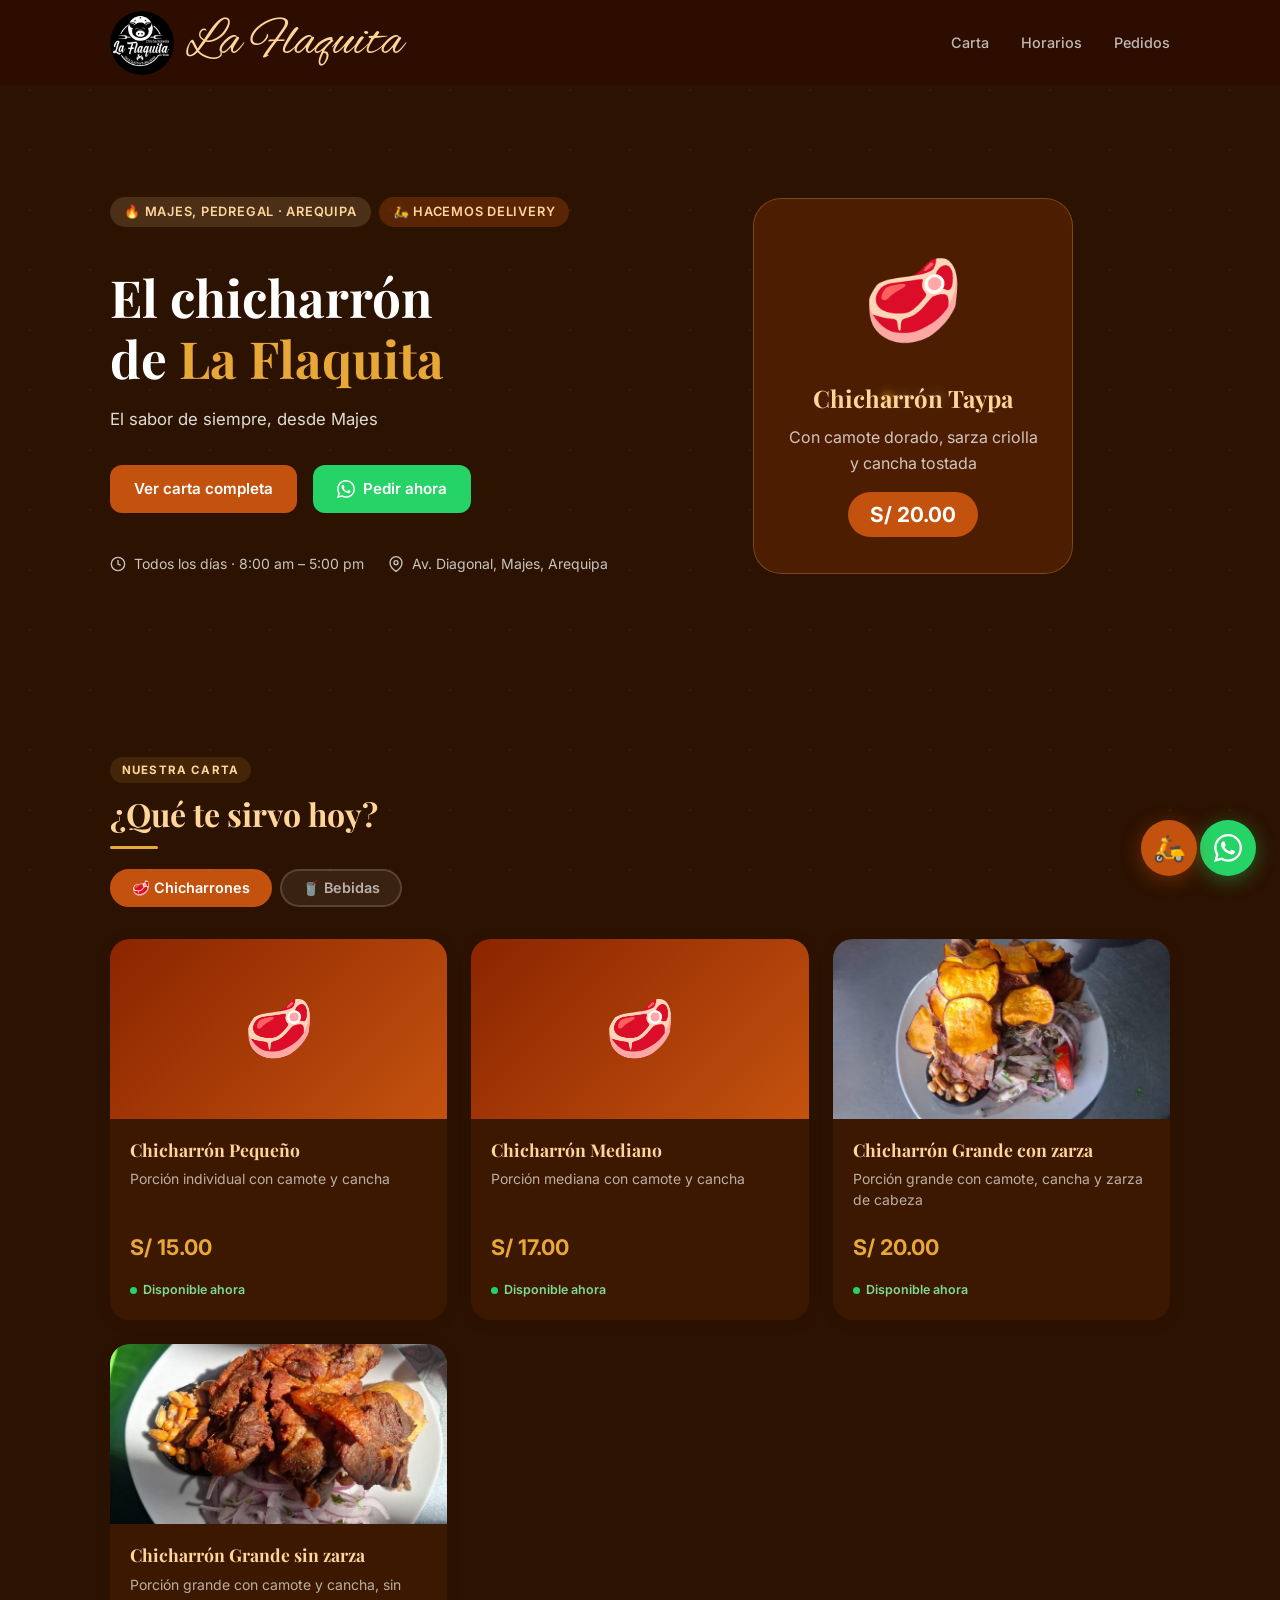
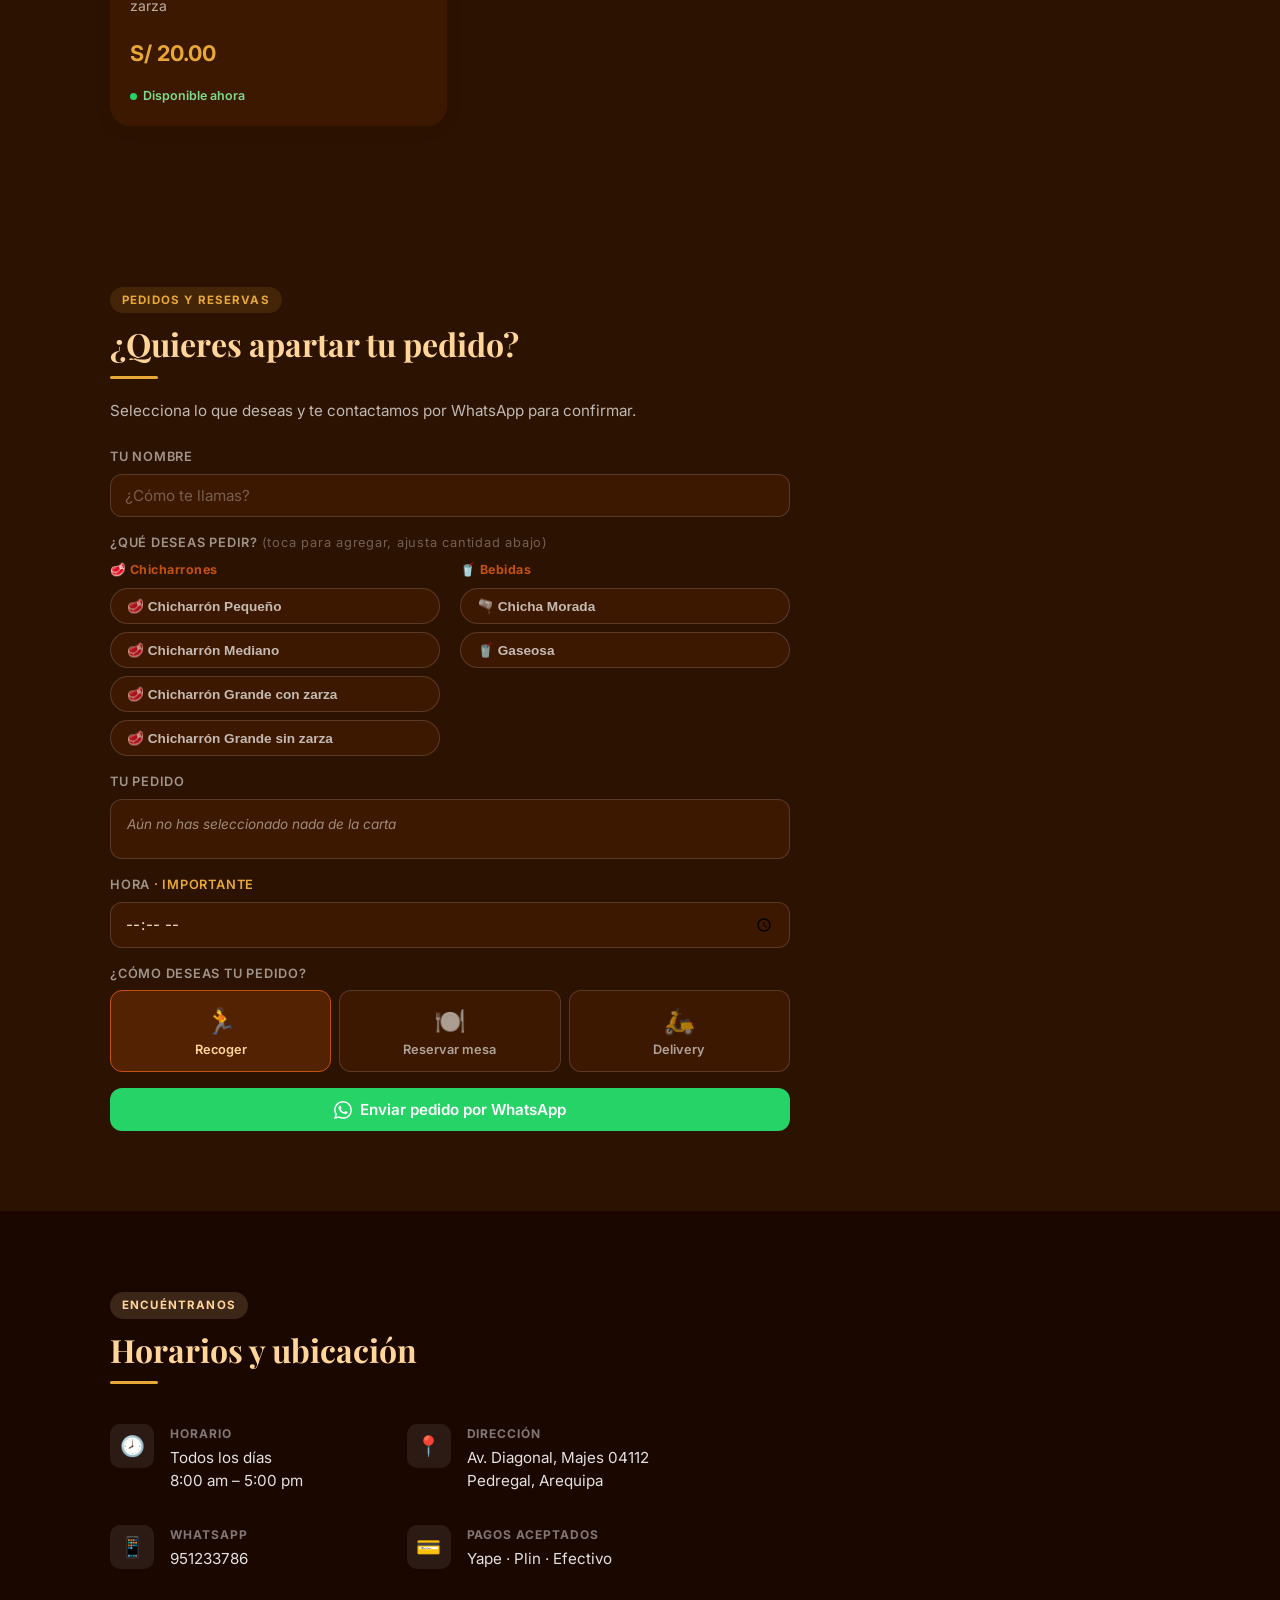
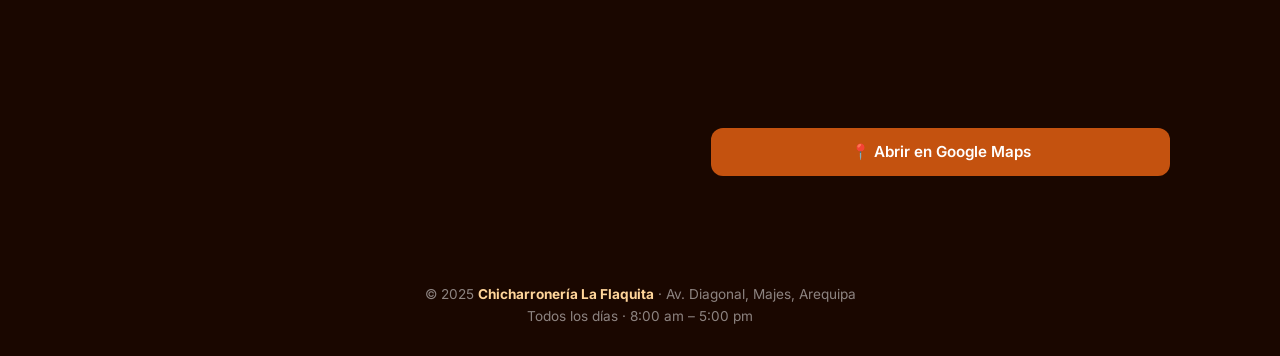
<file: index.html>
<!DOCTYPE html>
<html lang="es">
<head>
  <meta charset="UTF-8" />
  <meta name="viewport" content="width=device-width, initial-scale=1.0" />
  <meta name="description" content="Chicharronería La Flaquita — El mejor chicharrón de Majes, Arequipa. Abierto todos los días de 8am a 5pm." />
  <title>Chicharronería La Flaquita — Majes, Arequipa</title>

  <link rel="preconnect" href="https://fonts.googleapis.com" />
  <link rel="preconnect" href="https://fonts.gstatic.com" crossorigin />
  <link href="https://fonts.googleapis.com/css2?family=Playfair+Display:wght@400;600;700&family=Inter:wght@400;500;600;700&family=Alex+Brush&display=swap" rel="stylesheet" />

  <link rel="stylesheet" href="css/estilos.css" />
</head>
<body>

<!-- NAV -->
<header id="nav">
  <div class="c">
    <a href="#" class="logo" style="display:flex;align-items:center;gap:12px;">
      <img src="img/logo.png" alt="La Flaquita"
        style="height:64px;width:64px;border-radius:50%;object-fit:cover;" />
      <span style="font-family:'Alex Brush',cursive;font-size:3.2rem;color:#FFD59A;font-weight:400;line-height:1;">La Flaquita</span>
    </a>
    <button id="btn-movil" aria-label="Abrir menú" aria-expanded="false">
      <span></span><span></span><span></span>
    </button>
    <nav><ul id="nav-links">
      <li><a href="#menu">Carta</a></li>
      <li><a href="#info">Horarios</a></li>
      <li><a href="#contacto">Pedidos</a></li>
    </ul></nav>
  </div>
</header>

<main>

<!-- HERO -->
<section id="hero">
  <div class="c">
    <div class="hero-grid">
      <div class="hero-c">
        <div style="display:flex;gap:8px;flex-wrap:wrap;margin-bottom:1.25rem;">
          <div class="hero-badge">🔥 Majes, Pedregal · Arequipa</div>
          <div class="hero-badge" style="background:rgba(196,82,15,0.3);color:#FFD59A;">🛵 Hacemos delivery</div>
        </div>
        <h1>El chicharrón<br>de <em>La Flaquita</em></h1>
        <p class="subtitulo">El sabor de siempre, desde Majes</p>
        <div class="hero-btns">
          <a href="#menu" class="btn btn-rojo">Ver carta completa</a>
          <a href="#" class="btn btn-wa js-link-whatsapp" target="_blank" rel="noopener">
            <svg width="18" height="18" viewBox="0 0 24 24" fill="currentColor"><path d="M17.472 14.382c-.297-.149-1.758-.867-2.03-.967-.273-.099-.471-.148-.67.15-.197.297-.767.966-.94 1.164-.173.199-.347.223-.644.075-.297-.15-1.255-.463-2.39-1.475-.883-.788-1.48-1.761-1.653-2.059-.173-.297-.018-.458.13-.606.134-.133.298-.347.446-.52.149-.174.198-.298.298-.497.099-.198.05-.371-.025-.52-.075-.149-.669-1.612-.916-2.207-.242-.579-.487-.5-.669-.51-.173-.008-.371-.01-.57-.01-.198 0-.52.074-.792.372-.272.297-1.04 1.016-1.04 2.479 0 1.462 1.065 2.875 1.213 3.074.149.198 2.096 3.2 5.077 4.487.709.306 1.262.489 1.694.625.712.227 1.36.195 1.871.118.571-.085 1.758-.719 2.006-1.413.248-.694.248-1.289.173-1.413-.074-.124-.272-.198-.57-.347m-5.421 7.403h-.004a9.87 9.87 0 01-5.031-1.378l-.361-.214-3.741.982.998-3.648-.235-.374a9.86 9.86 0 01-1.51-5.26c.001-5.45 4.436-9.884 9.888-9.884 2.64 0 5.122 1.03 6.988 2.898a9.825 9.825 0 012.893 6.994c-.003 5.45-4.437 9.884-9.885 9.884m8.413-18.297A11.815 11.815 0 0012.05 0C5.495 0 .16 5.335.157 11.892c0 2.096.547 4.142 1.588 5.945L.057 24l6.305-1.654a11.882 11.882 0 005.683 1.448h.005c6.554 0 11.89-5.335 11.893-11.893a11.821 11.821 0 00-3.48-8.413z"/></svg>
            Pedir ahora
          </a>
        </div>
        <div class="hero-datos">
          <div class="hero-dato">
            <svg width="16" height="16" viewBox="0 0 24 24" fill="none" stroke="currentColor" stroke-width="2"><circle cx="12" cy="12" r="10"/><polyline points="12 6 12 12 16 14"/></svg>
            Todos los días · 8:00 am – 5:00 pm
          </div>
          <div class="hero-dato">
            <svg width="16" height="16" viewBox="0 0 24 24" fill="none" stroke="currentColor" stroke-width="2"><path d="M21 10c0 7-9 13-9 13s-9-6-9-13a9 9 0 0118 0z"/><circle cx="12" cy="10" r="3"/></svg>
            Av. Diagonal, Majes, Arequipa
          </div>
        </div>
      </div>
      <div class="hero-platos">
        <div class="plato-card" id="pc0">
          <span class="plato-emoji">🥩</span>
          <div class="plato-nombre">Chicharrón Taypa</div>
          <div class="plato-desc">Con camote dorado, sarza criolla y cancha tostada</div>
          <span class="plato-precio">S/ 20.00</span>
        </div>
        <div class="plato-card" id="pc1">
          <span class="plato-emoji">🧠</span>
          <div class="plato-nombre">Sarza de Cabeza</div>
          <div class="plato-desc">Preparada al momento, con cebolla, limón y ají</div>
          <span class="plato-precio">S/ 15.00</span>
        </div>
        <div class="plato-card" id="pc2">
          <span class="plato-emoji">⭐</span>
          <div class="plato-nombre">Combinado Especial</div>
          <div class="plato-desc">Chicharrón + Sarza de cabeza, la combinación perfecta</div>
          <span class="plato-precio">S/ 20.00</span>
        </div>
        <div class="plato-card" id="pc3">
          <span class="plato-emoji">🫗</span>
          <div class="plato-nombre">Chicha Morada</div>
          <div class="plato-desc">La clásica chicha bien fría · ¡De cortesía!</div>
          <span class="plato-precio">Cortesía</span>
        </div>
        <div class="plato-dots">
          <div class="plato-dot activo" onclick="irPlato(0)"></div>
          <div class="plato-dot" onclick="irPlato(1)"></div>
          <div class="plato-dot" onclick="irPlato(2)"></div>
          <div class="plato-dot" onclick="irPlato(3)"></div>
        </div>
      </div>
    </div>
  </div>
</section>

<!-- MENÚ -->
<section id="menu">
  <div class="c">
    <span class="etiqueta">Nuestra carta</span>
    <h2>¿Qué te sirvo hoy?</h2>
    <div class="divisor"></div>
    <div class="menu-tabs">
      <button class="tab activo" data-cat="chicharron" onclick="cambiarTab('chicharron')">🥩 Chicharrones</button>
      <button class="tab" data-cat="bebidas" onclick="cambiarTab('bebidas')">🥤 Bebidas</button>
    </div>
    <div id="menu-grid" class="menu-grid"></div>
  </div>
</section>

<!-- PEDIDOS Y RESERVAS -->
<section id="contacto">
  <div class="c">
    <span class="etiqueta">Pedidos y reservas</span>
    <h2>¿Quieres apartar tu pedido?</h2>
    <div class="divisor"></div>
    <div style="max-width:680px;">
      <p style="color:var(--texto-suave);margin-bottom:1.5rem;font-size:.95rem;">Selecciona lo que deseas y te contactamos por WhatsApp para confirmar.</p>
      <form id="form-pedido" novalidate>

        <div class="form-grupo">
          <label for="f-nombre">Tu nombre</label>
          <input id="f-nombre" name="nombre" type="text" placeholder="¿Cómo te llamas?" required />
        </div>

        <div class="form-grupo">
          <label>¿Qué deseas pedir? <span style="opacity:.6;font-weight:400;text-transform:none;">(toca para agregar, ajusta cantidad abajo)</span></label>
          <div class="chips-columnas">
            <div class="chips-col">
              <div class="chips-col-titulo">🥩 Chicharrones</div>
              <div id="chips-platos" class="chips-grid chips-grid-col"></div>
            </div>
            <div class="chips-col">
              <div class="chips-col-titulo">🥤 Bebidas</div>
              <div id="chips-bebidas" class="chips-grid chips-grid-col"></div>
            </div>
          </div>
        </div>

        <div class="form-grupo">
          <label>Tu pedido</label>
          <div id="resumen-pedido" class="resumen-box">
            <p class="resumen-vacio">Aún no has seleccionado nada de la carta</p>
          </div>
        </div>

        <div class="form-grupo">
          <label for="f-hora">Hora <span style="color:#E8A838;">· importante</span></label>
          <input id="f-hora" name="hora" type="time" min="08:00" max="17:00" required />
        </div>

        <div class="form-grupo">
          <label>¿Cómo deseas tu pedido?</label>
          <div class="entrega-grid">
            <button type="button" class="entrega-opt activo" data-tipo="recoger" onclick="elegirEntrega('recoger')">
              <span class="entrega-emoji">🏃</span>
              <span>Recoger</span>
            </button>
            <button type="button" class="entrega-opt" data-tipo="reservar" onclick="elegirEntrega('reservar')">
              <span class="entrega-emoji">🍽️</span>
              <span>Reservar mesa</span>
            </button>
            <button type="button" class="entrega-opt" data-tipo="delivery" onclick="elegirEntrega('delivery')">
              <span class="entrega-emoji">🛵</span>
              <span>Delivery</span>
            </button>
          </div>
        </div>

        <div class="form-grupo" id="grupo-direccion" style="display:none;">
          <label for="f-direccion">Dirección de entrega</label>
          <input id="f-direccion" name="direccion" type="text" placeholder="Calle, número, referencia..." />
        </div>

        <button type="submit" class="btn btn-wa" style="width:100%;justify-content:center;">
          <svg width="18" height="18" viewBox="0 0 24 24" fill="currentColor"><path d="M17.472 14.382c-.297-.149-1.758-.867-2.03-.967-.273-.099-.471-.148-.67.15-.197.297-.767.966-.94 1.164-.173.199-.347.223-.644.075-.297-.15-1.255-.463-2.39-1.475-.883-.788-1.48-1.761-1.653-2.059-.173-.297-.018-.458.13-.606.134-.133.298-.347.446-.52.149-.174.198-.298.298-.497.099-.198.05-.371-.025-.52-.075-.149-.669-1.612-.916-2.207-.242-.579-.487-.5-.669-.51-.173-.008-.371-.01-.57-.01-.198 0-.52.074-.792.372-.272.297-1.04 1.016-1.04 2.479 0 1.462 1.065 2.875 1.213 3.074.149.198 2.096 3.2 5.077 4.487.709.306 1.262.489 1.694.625.712.227 1.36.195 1.871.118.571-.085 1.758-.719 2.006-1.413.248-.694.248-1.289.173-1.413-.074-.124-.272-.198-.57-.347m-5.421 7.403h-.004a9.87 9.87 0 01-5.031-1.378l-.361-.214-3.741.982.998-3.648-.235-.374a9.86 9.86 0 01-1.51-5.26c.001-5.45 4.436-9.884 9.888-9.884 2.64 0 5.122 1.03 6.988 2.898a9.825 9.825 0 012.893 6.994c-.003 5.45-4.437 9.884-9.885 9.884m8.413-18.297A11.815 11.815 0 0012.05 0C5.495 0 .16 5.335.157 11.892c0 2.096.547 4.142 1.588 5.945L.057 24l6.305-1.654a11.882 11.882 0 005.683 1.448h.005c6.554 0 11.89-5.335 11.893-11.893a11.821 11.821 0 00-3.48-8.413z"/></svg>
          Enviar pedido por WhatsApp
        </button>
      </form>
    </div>
  </div>
</section>

<!-- HORARIOS Y UBICACIÓN -->
<section id="info">
  <div class="c">
    <span class="etiqueta" style="color:#FFD59A;background:rgba(255,213,154,.15);">Encuéntranos</span>
    <h2>Horarios y ubicación</h2>
    <div class="divisor"></div>
    <div class="info-layout">
      <div class="info-grid">
        <div class="info-item">
          <div class="info-icon">🕗</div>
          <div>
            <div class="info-label">Horario</div>
            <div class="info-val">Todos los días<br>8:00 am – 5:00 pm</div>
          </div>
        </div>
        <div class="info-item">
          <div class="info-icon">📍</div>
          <div>
            <div class="info-label">Dirección</div>
            <div class="info-val">Av. Diagonal, Majes 04112<br>Pedregal, Arequipa</div>
          </div>
        </div>
        <div class="info-item">
          <div class="info-icon">📱</div>
          <div>
            <div class="info-label">WhatsApp</div>
            <div class="info-val"><a href="#" class="js-link-whatsapp" style="color:#4ade80;"></a>951233786</div>
          </div>
        </div>
        <div class="info-item">
          <div class="info-icon">💳</div>
          <div>
            <div class="info-label">Pagos aceptados</div>
            <div class="info-val">Yape · Plin · Efectivo</div>
          </div>
        </div>
      </div>
      <div class="info-mapa">
        <iframe
          class="mapa-frame"
          width="100%"
          height="240"
          style="border:0;border-radius:16px;"
          loading="lazy"
          allowfullscreen
          referrerpolicy="no-referrer-when-downgrade"
          src="https://www.google.com/maps/embed?pb=!1m18!1m12!1m3!1d15313.942151824998!2d-72.20288174991079!3d-16.34921049994295!2m3!1f0!2f0!3f0!3m2!1i1024!2i768!4f13.1!3m3!1m2!1s0x91419b0027368327%3A0x4c3ddb59fca9e694!2sCHICHARRONERIA%20LA%20FLAQUITA!5e0!3m2!1ses-419!2spe!4v1781413296217!5m2!1ses-419!2spe"
        ></iframe>
        <a href="https://maps.app.goo.gl/Y27k738dHqgUfLLJ7" target="_blank" rel="noopener" class="btn btn-rojo" style="margin-top:1rem;width:100%;justify-content:center;">
          📍 Abrir en Google Maps
        </a>
      </div>
    </div>
  </div>
</section>

</main>

<footer>
  <p>© 2025 <strong>Chicharronería La Flaquita</strong> · Av. Diagonal, Majes, Arequipa<br>Todos los días · 8:00 am – 5:00 pm</p>
</footer>

<!-- Botones flotantes -->
<a id="btn-wa-flotante" href="#" class="js-link-whatsapp" target="_blank" rel="noopener" aria-label="WhatsApp">
  <svg viewBox="0 0 24 24"><path d="M17.472 14.382c-.297-.149-1.758-.867-2.03-.967-.273-.099-.471-.148-.67.15-.197.297-.767.966-.94 1.164-.173.199-.347.223-.644.075-.297-.15-1.255-.463-2.39-1.475-.883-.788-1.48-1.761-1.653-2.059-.173-.297-.018-.458.13-.606.134-.133.298-.347.446-.52.149-.174.198-.298.298-.497.099-.198.05-.371-.025-.52-.075-.149-.669-1.612-.916-2.207-.242-.579-.487-.5-.669-.51-.173-.008-.371-.01-.57-.01-.198 0-.52.074-.792.372-.272.297-1.04 1.016-1.04 2.479 0 1.462 1.065 2.875 1.213 3.074.149.198 2.096 3.2 5.077 4.487.709.306 1.262.489 1.694.625.712.227 1.36.195 1.871.118.571-.085 1.758-.719 2.006-1.413.248-.694.248-1.289.173-1.413-.074-.124-.272-.198-.57-.347m-5.421 7.403h-.004a9.87 9.87 0 01-5.031-1.378l-.361-.214-3.741.982.998-3.648-.235-.374a9.86 9.86 0 01-1.51-5.26c.001-5.45 4.436-9.884 9.888-9.884 2.64 0 5.122 1.03 6.988 2.898a9.825 9.825 0 012.893 6.994c-.003 5.45-4.437 9.884-9.885 9.884m8.413-18.297A11.815 11.815 0 0012.05 0C5.495 0 .16 5.335.157 11.892c0 2.096.547 4.142 1.588 5.945L.057 24l6.305-1.654a11.882 11.882 0 005.683 1.448h.005c6.554 0 11.89-5.335 11.893-11.893a11.821 11.821 0 00-3.48-8.413z"/></svg>
</a>

<a id="btn-delivery-flotante" href="https://wa.me/51919562339?text=Hola!%20Quiero%20pedir%20delivery%20%F0%9F%9B%B5" target="_blank" rel="noopener" aria-label="Delivery" title="Pedir delivery"
  style="position:fixed;bottom:1.5rem;right:5.2rem;width:56px;height:56px;background:#C4520F;border-radius:50%;display:flex;align-items:center;justify-content:center;box-shadow:0 4px 20px rgba(196,82,15,.4);z-index:200;transition:transform .25s;text-decoration:none;font-size:26px;">
  🛵
</a>

<script src="js/menu.js"></script>
</body>
</html>
</file>
<file: css/estilos.css>
/* =============================================
   CHICHARRONERÍA LA FLAQUITA — Estilos Principales
   ============================================= */

/* === VARIABLES === */
:root {
  --fondo: #2C1200;
  --fondo-oscuro: #1A0700;
  --texto: #F5E6D0;
  --texto-suave: #C4956A;
  --blanco: #fff;
  --primario: #8B2500;
  --secundario: #C4520F;
  --dorado: #E8A838;
  --fondo: #FDF6EF;
  --fondo-oscuro: #1C0A00;
  --texto: #2C1200;
  --texto-suave: #7A4A2A;
  --blanco: #fff;
  --radio: 12px;
  --radio-lg: 20px;
  --sombra: 0 2px 16px rgba(44,18,0,.10);
  --sombra-hover: 0 6px 24px rgba(44,18,0,.18);
  --trans: .25s ease;
  --f-titulo: 'Playfair Display', Georgia, serif;
  --f-cuerpo: 'Inter', system-ui, sans-serif;
}
*,*::before,*::after{box-sizing:border-box;margin:0;padding:0;}
html{scroll-behavior:smooth;}
body{font-family:var(--f-cuerpo);background:var(--fondo);color:var(--texto);line-height:1.6;-webkit-font-smoothing:antialiased;}
img{max-width:100%;display:block;}
a{color:inherit;text-decoration:none;}
h1,h2,h3{font-family:var(--f-titulo);line-height:1.2;}
h1{font-size:clamp(2rem,5vw,3.2rem);}
h2{font-size:clamp(1.4rem,3vw,2rem);}
h3{font-size:1.1rem;}
.c{max-width:1100px;margin:0 auto;padding:0 1.25rem;}
section{padding:5rem 0;}
@media(max-width:768px){section{padding:3rem 0;}}

/* === BOTONES === */
.btn{display:inline-flex;align-items:center;gap:8px;padding:12px 24px;border-radius:var(--radio);font-family:var(--f-cuerpo);font-size:.95rem;font-weight:600;cursor:pointer;border:none;transition:transform var(--trans),box-shadow var(--trans),background var(--trans);}
.btn:hover{transform:translateY(-2px);box-shadow:var(--sombra-hover);}
.btn:active{transform:translateY(0);}
.btn-rojo{background:var(--secundario);color:var(--blanco);}
.btn-rojo:hover{background:var(--primario);}
.btn-wa{background:#25D366;color:var(--blanco);}
.btn-wa:hover{background:#1ebe5d;}
.btn-outline{background:transparent;color:var(--blanco);border:2px solid rgba(255,255,255,.5);}
.btn-outline:hover{background:rgba(255,255,255,.12);border-color:rgba(255,255,255,.8);}
.etiqueta{display:inline-block;font-size:.72rem;font-weight:700;letter-spacing:.1em;text-transform:uppercase;color:var(--secundario);background:rgba(196,82,15,.1);padding:4px 12px;border-radius:20px;margin-bottom:.75rem;}
.divisor{width:48px;height:3px;background:var(--dorado);border-radius:2px;margin:.75rem 0 1.25rem;}

/* === NAV === */
#nav{position:fixed;top:0;left:0;right:0;z-index:100;background:#2C0D00;transition:padding var(--trans),box-shadow var(--trans);}
#nav .c{display:flex;align-items:center;justify-content:space-between;padding-top:.7rem;padding-bottom:.7rem;}
#nav.compacta .c{padding-top:.6rem;padding-bottom:.6rem;}
#nav.compacta{box-shadow:0 2px 20px rgba(0,0,0,.3);}
.logo{font-family:var(--f-titulo);font-size:1.25rem;color:#FFD59A;font-weight:700;}
#nav-links{display:flex;gap:2rem;list-style:none;}
#nav-links a{color:rgba(255,255,255,.7);font-size:.9rem;font-weight:500;transition:color var(--trans);}
#nav-links a:hover{color:#FFD59A;}
#btn-movil{display:none;background:none;border:none;cursor:pointer;padding:4px;}
#btn-movil span{display:block;width:24px;height:2px;background:#fff;margin:5px 0;}
@media(max-width:640px){
  #btn-movil{display:block;}
  #nav-links{display:none;position:absolute;top:100%;left:0;right:0;background:var(--fondo-oscuro);flex-direction:column;gap:0;padding:1rem 1.25rem;}
  #nav-links.abierto{display:flex;}
  #nav-links a{padding:.6rem 0;display:block;}
}

/* === HERO === */
#hero{padding-top:11rem !important;} #hero_dummy{background:linear-gradient(150deg,#1A0700 0%,#4A1800 55%,#7A2E00 100%);padding:8rem 0 5rem;position:relative;overflow:hidden;}
#hero::before{content:'';position:absolute;inset:0;background:url("data:image/svg+xml,%3Csvg width='60' height='60' xmlns='http://www.w3.org/2000/svg'%3E%3Ccircle cx='30' cy='30' r='1.5' fill='rgba(255,255,255,0.04)'/%3E%3C/svg%3E");pointer-events:none;}
.hero-c{position:relative;max-width:640px;}
.hero-badge{display:inline-flex;align-items:center;gap:6px;background:rgba(255,213,154,.15);color:#FFD59A;font-size:.8rem;font-weight:600;letter-spacing:.06em;padding:5px 14px;border-radius:30px;margin-bottom:1.25rem;text-transform:uppercase;}
#hero h1{color:#fff;margin-bottom:1rem;}
#hero h1 em{font-style:normal;color:var(--dorado);}
.subtitulo{color:rgba(255,255,255,.85);font-size:1.05rem;margin-bottom:2rem;max-width:480px;}
.hero-btns{display:flex;gap:1rem;flex-wrap:wrap;}
.hero-datos{margin-top:2.5rem;display:flex;gap:1.5rem;flex-wrap:wrap;}
.hero-dato{display:flex;align-items:center;gap:8px;color:rgba(255,255,255,.75);font-size:.875rem;}

/* === MENÚ === */
#menu{background:#3D1800;} #menu h2{color:#FFD59A;} #menu .etiqueta{color:#E8A838;background:rgba(232,168,56,0.12);} .tab{background:rgba(255,255,255,0.06);color:rgba(255,255,255,0.6);border-color:rgba(255,255,255,0.15);} .tab.activo{background:#C4520F;border-color:#C4520F;color:#fff;} .tarjeta{background:#3D1800;} .tarjeta-nombre{color:#FFD59A;} .tarjeta-desc{color:rgba(255,255,255,0.6);} .tarjeta-precio{color:#E8A838;} .tarjeta-opts select{background:#1a0800;color:#fff;border-color:rgba(255,255,255,0.15);}
.menu-tabs{display:flex;gap:.5rem;margin-bottom:.5rem;flex-wrap:wrap;}
.tab{padding:8px 20px;border-radius:30px;border:2px solid #E8D5C0;font-family:var(--f-cuerpo);font-size:.9rem;font-weight:600;cursor:pointer;background:var(--blanco);color:var(--texto-suave);transition:all var(--trans);}
.tab.activo{background:var(--secundario);color:var(--blanco);border-color:var(--secundario);}
.tab:hover:not(.activo){border-color:var(--secundario);color:var(--secundario);}
.menu-grid{display:grid;grid-template-columns:repeat(auto-fill,minmax(280px,1fr));gap:1.5rem;margin-top:2rem;}
@media(max-width:600px){.menu-grid{grid-template-columns:1fr;}}
.tarjeta{background:var(--blanco);border-radius:var(--radio-lg);overflow:hidden;box-shadow:var(--sombra);transition:transform var(--trans),box-shadow var(--trans);display:flex;flex-direction:column;}
.tarjeta:hover{transform:translateY(-4px);box-shadow:var(--sombra-hover);}
.tarjeta-img{width:100%;height:180px;display:flex;align-items:center;justify-content:center;font-size:3.5rem;background:linear-gradient(135deg,#8B2500,#C4520F);}
.tarjeta-img-real{width:100%;height:180px;object-fit:cover;display:block;}
.tarjeta-body{padding:1.25rem;flex:1;display:flex;flex-direction:column;gap:.5rem;}
.tarjeta-nombre{font-family:var(--f-titulo);font-size:1.1rem;}
.tarjeta-desc{font-size:.875rem;color:var(--texto-suave);line-height:1.5;}
.tarjeta-precio{font-size:1.35rem;font-weight:700;color:var(--primario);margin-top:auto;padding-top:.75rem;}
.tarjeta-opts label{font-size:.8rem;font-weight:600;color:var(--texto-suave);text-transform:uppercase;letter-spacing:.05em;display:block;margin-bottom:6px;}
.tarjeta-opts select{width:100%;padding:8px 12px;border:1.5px solid #E8D5C0;border-radius:var(--radio);font-family:var(--f-cuerpo);font-size:.875rem;color:var(--texto);background:var(--fondo);cursor:pointer;}
.tarjeta-opts select:focus{outline:none;border-color:var(--secundario);}
.tarjeta-disponible{display:inline-flex;align-items:center;gap:6px;font-size:.78rem;color:#7ddb8f;font-weight:600;margin-top:.5rem;}
.tarjeta-disponible::before{content:'';width:7px;height:7px;border-radius:50%;background:#25D366;display:inline-block;}

/* === INFO === */
#info{background:#200A00;color:#fff;}
#info h2{color:#FFD59A;}
#info .divisor{background:var(--dorado);}
.info-layout{display:grid;grid-template-columns:1.1fr .9fr;gap:2.5rem;align-items:start;margin-top:2.5rem;}
@media(max-width:768px){.info-layout{grid-template-columns:1fr;}}
.info-grid{display:grid;grid-template-columns:repeat(auto-fit,minmax(220px,1fr));gap:2rem;}
.info-item{display:flex;gap:1rem;align-items:flex-start;}
.info-icon{width:44px;height:44px;background:rgba(255,255,255,.08);border-radius:10px;display:flex;align-items:center;justify-content:center;flex-shrink:0;font-size:1.25rem;}
.info-label{font-size:.75rem;font-weight:700;letter-spacing:.08em;text-transform:uppercase;color:rgba(255,255,255,.45);margin-bottom:4px;}
.info-val{font-size:.95rem;color:rgba(255,255,255,.88);line-height:1.5;}

/* === CONTACTO === */
#contacto{background:#2C1200;} #contacto h2{color:#FFD59A;} #contacto .etiqueta{color:#E8A838;background:rgba(232,168,56,0.12);} #contacto p{color:rgba(255,255,255,0.65);} .form-grupo label{color:rgba(255,255,255,0.5);} .form-grupo input,.form-grupo textarea{background:#2C1200;border-color:rgba(255,255,255,0.15);color:#fff;} .form-grupo input::placeholder,.form-grupo textarea::placeholder{color:rgba(255,255,255,0.35);}
.contacto-grid{display:grid;grid-template-columns:1fr 1fr;gap:3rem;align-items:start;}
@media(max-width:768px){.contacto-grid{grid-template-columns:1fr;}}
.form-grupo{display:flex;flex-direction:column;gap:.4rem;margin-bottom:1rem;}
.form-grupo label{font-size:.8rem;font-weight:600;text-transform:uppercase;letter-spacing:.06em;color:var(--texto-suave);}
.form-grupo input,.form-grupo textarea{padding:11px 14px;border:1.5px solid #E8D5C0;border-radius:var(--radio);font-family:var(--f-cuerpo);font-size:.95rem;color:var(--texto);background:var(--blanco);transition:border-color var(--trans);}
.form-grupo input:focus,.form-grupo textarea:focus{outline:none;border-color:var(--secundario);}
.form-grupo textarea{min-height:110px;resize:vertical;}
.mapa-frame{border-radius:var(--radio-lg);overflow:hidden;height:280px;border:0;}

/* === CHIPS DE PLATOS === */
.chips-columnas{display:grid;grid-template-columns:1fr 1fr;gap:1.25rem;}
@media(max-width:560px){.chips-columnas{grid-template-columns:1fr;}}
.chips-col-titulo{font-size:.78rem;font-weight:700;color:var(--secundario);letter-spacing:.04em;margin-bottom:8px;text-transform:none;}
.chips-grid{display:flex;flex-wrap:wrap;gap:8px;}
.chips-grid-col{flex-direction:column;align-items:stretch;}
.chip{display:inline-flex;align-items:center;gap:6px;padding:9px 16px;border-radius:30px;border:1.5px solid #E8D5C0;background:var(--blanco);font-size:.85rem;font-weight:600;color:var(--texto-suave);cursor:pointer;transition:all var(--trans);}
.chip:hover{border-color:var(--secundario);}
.chip.activo{background:var(--secundario);color:#fff;border-color:var(--secundario);}
.chip .chip-cantidad{background:rgba(255,255,255,0.25);border-radius:50%;width:20px;height:20px;display:none;align-items:center;justify-content:center;font-size:.75rem;}
.chip.activo .chip-cantidad{display:flex;}

/* === RESUMEN DEL PEDIDO === */
.resumen-box{background:var(--blanco);border:1.5px solid #E8D5C0;border-radius:var(--radio);padding:14px 16px;min-height:60px;}
.resumen-vacio{font-size:.85rem;color:var(--texto-suave);opacity:.7;font-style:italic;}
.resumen-item{display:flex;justify-content:space-between;align-items:center;padding:7px 0;border-bottom:1px solid #F0E0C8;font-size:.875rem;}
.resumen-item:last-child{border-bottom:none;}
.resumen-item-nombre{color:var(--texto);font-weight:600;}
.resumen-item-precio{color:var(--primario);font-weight:700;}
.resumen-quitar{background:none;border:none;color:#C44;font-size:1.1rem;cursor:pointer;padding:0 4px;line-height:1;}
.cantidad-control{display:flex;align-items:center;gap:8px;}
.cantidad-btn{width:24px;height:24px;border-radius:50%;border:1.5px solid var(--secundario);background:transparent;color:var(--secundario);font-size:1rem;font-weight:700;cursor:pointer;display:flex;align-items:center;justify-content:center;line-height:1;transition:all var(--trans);}
.cantidad-btn:hover{background:var(--secundario);color:#fff;}
.cantidad-num{font-weight:700;min-width:18px;text-align:center;color:var(--texto);}
.resumen-total{display:flex;justify-content:space-between;align-items:center;padding-top:10px;margin-top:6px;border-top:2px solid var(--secundario);font-size:1rem;font-weight:700;color:var(--texto);}
.resumen-total span:last-child{color:var(--primario);font-size:1.2rem;}

/* === TIPO DE ENTREGA === */
.entrega-grid{display:grid;grid-template-columns:repeat(3,1fr);gap:8px;}
.entrega-opt{display:flex;flex-direction:column;align-items:center;gap:6px;padding:14px 8px;border-radius:var(--radio);border:1.5px solid #E8D5C0;background:var(--blanco);cursor:pointer;font-family:var(--f-cuerpo);font-size:.8rem;font-weight:600;color:var(--texto-suave);transition:all var(--trans);}
.entrega-opt:hover{border-color:var(--secundario);}
.entrega-opt.activo{background:rgba(196,82,15,0.12);border-color:var(--secundario);color:var(--secundario);}
.entrega-emoji{font-size:1.6rem;}

/* === FOOTER === */
footer{background:#200A00;color:rgba(255,255,255,.5);text-align:center;padding:1.75rem 1rem;font-size:.85rem;}
footer strong{color:#FFD59A;}

/* === BOTÓN FLOTANTE WA === */
#btn-wa-flotante{position:fixed;bottom:1.5rem;right:1.5rem;width:56px;height:56px;background:#25D366;border-radius:50%;display:flex;align-items:center;justify-content:center;box-shadow:0 4px 20px rgba(37,211,102,.4);z-index:200;transition:transform var(--trans);border:none;cursor:pointer;}
#btn-wa-flotante:hover{transform:scale(1.1);} #btn-delivery-flotante:hover{transform:scale(1.1);}
#btn-wa-flotante svg{width:28px;height:28px;fill:#fff;}


/* =============================================
   ANIMACIÓN DEL HERO (tarjetas rotativas)
   ============================================= */

.hero-grid { display: grid; grid-template-columns: 1fr 1fr; align-items: center; gap: 2rem; }
@media(max-width:768px) { .hero-grid { grid-template-columns: 1fr; } .hero-platos { display: none; } }
.hero-platos { display: flex; align-items: center; justify-content: center; position: relative; height: 340px; }
.plato-card {
  position: absolute;
  background: rgba(139,53,0,0.35);
  border: 1.5px solid rgba(232,168,56,0.3);
  border-radius: 28px;
  padding: 20px 22px;
  text-align: center;
  backdrop-filter: blur(4px);
  opacity: 0;
  transform: scale(0.85) translateY(20px);
  transition: none;
  width: 230px;
}
.plato-card.visible {
  animation: fadeSlideIn 0.6s ease forwards;
}
.plato-card.hiding {
  animation: fadeSlideOut 0.5s ease forwards;
}
@keyframes fadeSlideIn {
  from { opacity:0; transform: scale(0.85) translateY(20px); }
  to   { opacity:1; transform: scale(1) translateY(0); }
}
@keyframes fadeSlideOut {
  from { opacity:1; transform: scale(1) translateY(0); }
  to   { opacity:0; transform: scale(0.85) translateY(-20px); }
}
.plato-emoji { font-size: 3rem; margin-bottom: 10px; display: block; }
.plato-nombre { color: #FFD59A; font-family: var(--f-titulo); font-size: 1.05rem; font-weight: 700; margin-bottom: 4px; }
.plato-desc { color: rgba(255,255,255,0.75); font-size: 0.9rem; line-height: 1.4; margin-bottom: 10px; }
.plato-precio { display: inline-block; background: #C4520F; color: #fff; font-size: 1.1rem; font-weight: 700; padding: 4px 16px; border-radius: 28px; }
.plato-dots { display: flex; gap: 6px; justify-content: center; margin-top: 16px; }
.plato-dot { width: 7px; height: 7px; border-radius: 50%; background: rgba(255,255,255,0.25); transition: background 0.3s; cursor: pointer; }
.plato-dot.activo { background: #E8A838; }


/* =============================================
   AJUSTES DE OVERFLOW Y RESPONSIVE
   ============================================= */

html, body { overflow-x: hidden; width: 100%; max-width: 100vw; }
.hero-grid { max-width: 100%; }
.hero-platos { 
  height: 420px !important; 
  width: 100%;
  max-width: 100%;
  overflow: visible;
}
.plato-card {
  width: 320px !important;
  padding: 36px 32px !important;
  border-radius: 28px !important;
}
.plato-emoji { font-size: 5rem !important; margin-bottom: 16px !important; }
.plato-nombre { font-size: 1.5rem !important; margin-bottom: 8px !important; }
.plato-desc { font-size: 1rem !important; line-height: 1.6 !important; margin-bottom: 16px !important; }
.plato-precio { font-size: 1.3rem !important; padding: 6px 22px !important; }
.plato-dots { margin-top: 22px !important; gap: 8px !important; }
.plato-dot { width: 9px !important; height: 9px !important; }
@media (max-width: 1100px) {
  .hero-platos { display: none !important; }
  .hero-grid { grid-template-columns: 1fr !important; }
}


/* =============================================
   COLORES FINALES (sobrescritura para consistencia)
   ============================================= */

body { background: #2C1200 !important; color: #F5E6D0 !important; }
#menu { background: #2C1200 !important; }
#menu h2, #menu .etiqueta { color: #FFD59A !important; }
#info { background: #1A0700 !important; }
#contacto { background: #2C1200 !important; }
#contacto h2 { color: #FFD59A !important; }
#contacto p { color: rgba(255,255,255,0.7) !important; }
.form-grupo label { color: rgba(255,255,255,0.55) !important; }
.form-grupo input, .form-grupo textarea {
  background: #3D1800 !important;
  border-color: rgba(255,255,255,0.15) !important;
  color: #F5E6D0 !important;
}
.form-grupo input::placeholder, .form-grupo textarea::placeholder {
  color: rgba(255,255,255,0.3) !important;
}
.tarjeta { background: #3D1800 !important; }
.tarjeta-nombre { color: #FFD59A !important; }
.tarjeta-desc { color: rgba(255,255,255,0.65) !important; }
.tarjeta-precio { color: #E8A838 !important; }
.tarjeta-opts select { background: #2C1200 !important; color: #F5E6D0 !important; border-color: rgba(255,255,255,0.2) !important; }
.tab { background: rgba(255,255,255,0.07) !important; color: rgba(255,255,255,0.65) !important; border-color: rgba(255,255,255,0.15) !important; }
.tab.activo { background: #C4520F !important; color: #fff !important; border-color: #C4520F !important; }
footer { background: #1A0700 !important; color: rgba(255,255,255,0.5) !important; }
.mapa-frame { border-radius: 16px !important; }
.info-val a { color: #4ade80 !important; }
.chip { background: #3D1800 !important; color: rgba(255,255,255,0.7) !important; border-color: rgba(255,255,255,0.15) !important; }
.chip.activo { background: #C4520F !important; color: #fff !important; border-color: #C4520F !important; }
.resumen-box { background: #3D1800 !important; border-color: rgba(255,255,255,0.15) !important; }
.resumen-vacio { color: rgba(255,255,255,0.4) !important; }
.resumen-item { border-bottom-color: rgba(255,255,255,0.1) !important; }
.resumen-item-nombre { color: #F5E6D0 !important; }
.resumen-item-precio { color: #E8A838 !important; }
.resumen-total { color: #F5E6D0 !important; border-top-color: #C4520F !important; }
.resumen-total span:last-child { color: #E8A838 !important; }
.entrega-opt { background: #3D1800 !important; color: rgba(255,255,255,0.6) !important; border-color: rgba(255,255,255,0.15) !important; }
.entrega-opt.activo { background: rgba(196,82,15,0.25) !important; border-color: #C4520F !important; color: #FFD59A !important; }
.tarjeta-disponible { color: #7ddb8f !important; }
.cantidad-num { color: #F5E6D0 !important; }
</file>
